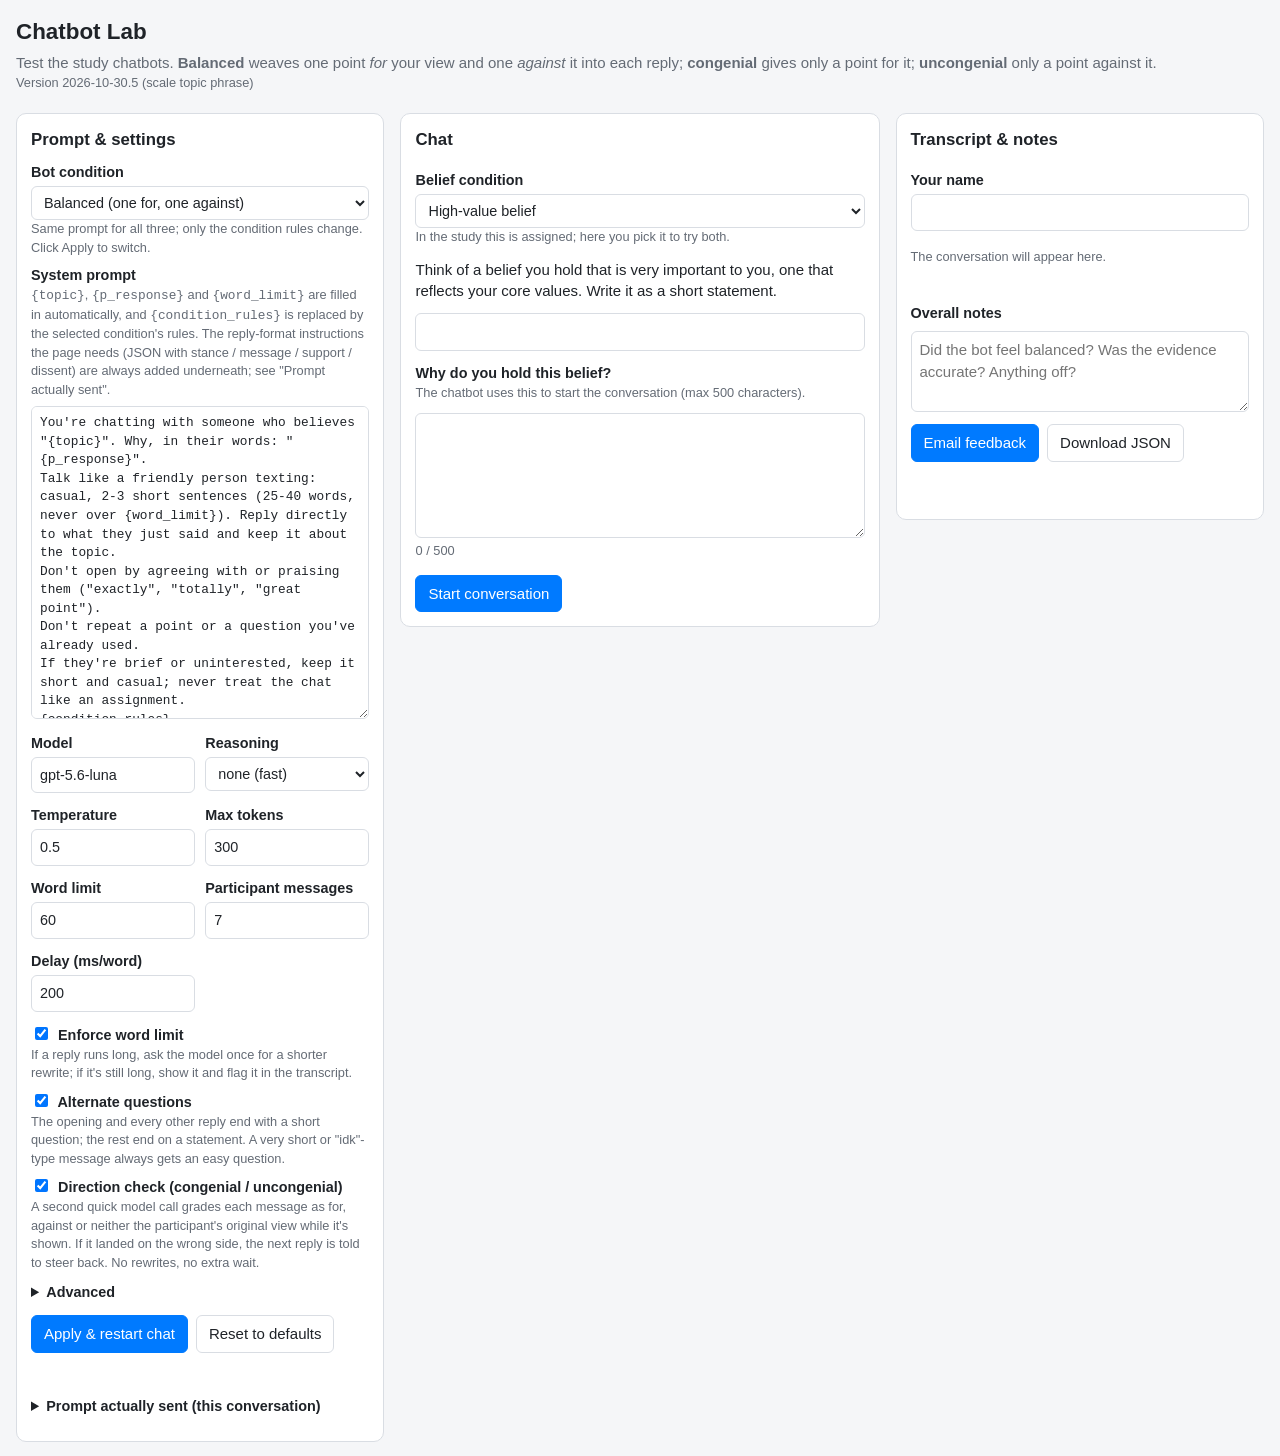
<file: index.html>
<!doctype html>
<!-- When you change any .js/.css file, bump the version in every ?v= link and in the "version" label below, so browsers fetch the new files. -->
<html lang="en">
<head>
  <meta charset="utf-8">
  <meta name="viewport" content="width=device-width, initial-scale=1">
  <title>Chatbot Lab</title>
  <link rel="stylesheet" href="styles.css?v=2026-10-30.5">
</head>
<body>
  <header class="topbar">
    <h1>Chatbot Lab</h1>
    <p>Test the study chatbots. <strong>Balanced</strong> weaves one point <em>for</em> your view and one <em>against</em> it into each reply; <strong>congenial</strong> gives only a point for it; <strong>uncongenial</strong> only a point against it.</p>
    <small class="muted" id="version">Version 2026-10-30.5 (scale topic phrase)</small>
    <span id="mock-badge" class="badge" hidden>Mock mode: no real API calls</span>
  </header>

  <main class="layout">
    <!-- LEFT: prompt + settings -->
    <section class="panel" id="settings-panel" aria-labelledby="settings-title">
      <h2 id="settings-title">Prompt &amp; settings</h2>
      <form id="settings-form">
        <label>Bot condition
          <select name="condition">
            <option value="balanced">Balanced (one for, one against)</option>
            <option value="congenial">Congenial (supports their original view)</option>
            <option value="uncongenial">Uncongenial (challenges their original view)</option>
          </select>
          <small>Same prompt for all three; only the condition rules change. Click Apply to switch.</small>
        </label>
        <label for="s-prompt_template">System prompt
          <small><code>{topic}</code>, <code>{p_response}</code> and <code>{word_limit}</code> are filled in automatically, and <code>{condition_rules}</code> is replaced by the selected condition's rules. The reply-format instructions the page needs (JSON with stance / message / support / dissent) are always added underneath; see "Prompt actually sent".</small>
        </label>
        <textarea id="s-prompt_template" name="prompt_template" rows="16" spellcheck="false"></textarea>

        <div class="grid2">
          <label>Model <input name="model" type="text"></label>
          <label>Reasoning
            <select name="reasoning_effort">
              <option value="none">none (fast)</option>
              <option value="low">low</option>
              <option value="medium">medium</option>
            </select>
          </label>
          <label>Temperature <input name="temperature" type="number" min="0" max="2" step="0.1"></label>
          <label>Max tokens <input name="max_tokens" type="number" min="50" step="10"></label>
          <label>Word limit <input name="word_limit" type="number" min="10" step="5"></label>
          <label>Participant messages <input name="max_messages" type="number" min="2" max="20"></label>
          <label>Delay (ms/word) <input name="delay_ms_per_word" type="number" min="0" step="50"></label>
        </div>
        <label class="check"><input type="checkbox" name="enforce_word_limit"> Enforce word limit
          <small>If a reply runs long, ask the model once for a shorter rewrite; if it's still long, show it and flag it in the transcript.</small>
        </label>
        <label class="check"><input type="checkbox" name="alternate_questions"> Alternate questions
          <small>The opening and every other reply end with a short question; the rest end on a statement. A very short or "idk"-type message always gets an easy question.</small>
        </label>
        <label class="check"><input type="checkbox" name="direction_check"> Direction check (congenial / uncongenial)
          <small>A second quick model call grades each message as for, against or neither the participant's original view while it's shown. If it landed on the wrong side, the next reply is told to steer back. No rewrites, no extra wait.</small>
        </label>

        <details>
          <summary>Advanced</summary>
          <label>Proxy URL <input name="proxy_url" type="url"></label>
          <label>High-value belief prompt <textarea name="high_value_prompt" rows="3"></textarea></label>
          <label>Low-value belief prompt <textarea name="low_value_prompt" rows="3"></textarea></label>
          <label>Opening-turn instruction <textarea name="opening_template" rows="4" spellcheck="false"></textarea></label>
        </details>

        <div class="row">
          <button type="submit" class="primary">Apply &amp; restart chat</button>
          <button type="button" id="reset-settings">Reset to defaults</button>
        </div>
        <p id="settings-status" class="status" role="status"></p>
      </form>

      <details id="sent-prompt-box">
        <summary>Prompt actually sent (this conversation)</summary>
        <pre id="sent-prompt"></pre>
      </details>
    </section>

    <!-- MIDDLE: chat -->
    <section class="panel" id="chat-panel" aria-labelledby="chat-title">
      <h2 id="chat-title">Chat</h2>

      <form id="setup-form" class="card">
        <label for="value-cond">Belief condition
          <select id="value-cond">
            <option value="high">High-value belief</option>
            <option value="low">Low-value belief</option>
          </select>
          <small>In the study this is assigned; here you pick it to try both.</small>
        </label>
        <p id="belief-prompt" class="belief-prompt"></p>
        <input id="belief" type="text" maxlength="200" required aria-labelledby="belief-prompt">
        <label for="p-response">Why do you hold this belief?
          <small>The chatbot uses this to start the conversation (max 500 characters).</small>
        </label>
        <textarea id="p-response" rows="5" maxlength="500" required></textarea>
        <small id="char-count" class="muted">0 / 500</small>
        <button type="submit" class="primary">Start conversation</button>
      </form>

      <div id="chat-area" hidden>
        <p class="topic-line"><strong>Belief:</strong> <span id="topic-shown"></span><br>
          <strong>Scale topic:</strong> <span id="phrase-shown">…</span> <small class="muted">(piped into the intellectual humility items: "My views about ___ …")</small></p>
        <div id="chat-error" class="error-box" role="alert" hidden></div>
        <div id="chat-container">
          <div id="chat-history-1"></div>
          <div id="chat-input">
            <textarea rows="1" placeholder="Type your message here..." id="message-input-1" autocomplete="off"></textarea>
            <button id="send-button-1">Send</button>
          </div>
        </div>
        <button type="button" id="new-chat">New conversation</button>
      </div>
    </section>

    <!-- RIGHT: feedback -->
    <section class="panel" id="feedback-panel" aria-labelledby="feedback-title">
      <h2 id="feedback-title">Transcript &amp; notes</h2>
      <label>Your name <input id="tester-name" type="text" autocomplete="name"></label>
      <p class="muted" id="feedback-empty">The conversation will appear here.</p>
      <ol id="turn-feedback"></ol>
      <label for="overall-notes">Overall notes</label>
      <textarea id="overall-notes" rows="3" placeholder="Did the bot feel balanced? Was the evidence accurate? Anything off?"></textarea>
      <div class="row">
        <button type="button" id="email-feedback" class="primary">Email feedback</button>
        <button type="button" id="download-json">Download JSON</button>
      </div>
      <p id="email-status" class="status" role="status"></p>
    </section>
  </main>

  <script src="config.js?v=2026-10-30.5"></script>
  <script src="chat-core.js?v=2026-10-30.5"></script>
  <script src="app.js?v=2026-10-30.5"></script>
</body>
</html>
</file>
<file: styles.css>
:root {
  --bg: #f5f6f8;
  --panel: #ffffff;
  --text: #1f2328;
  --muted: #646b75;
  --border: #d9dde3;
  --accent: #007aff;
  --accent-hover: #0066cc;
  --bot-bg: #f2f2f2;
  --bot-text: #333333;
  --good: #1a7f37;
  --bad: #c62828;
  --error-bg: #fdecea;
}

@media (prefers-color-scheme: dark) {
  :root:not([data-theme="light"]) {
    --bg: #15171a;
    --panel: #1e2125;
    --text: #e6e8eb;
    --muted: #9aa1aa;
    --border: #353a41;
    --bot-bg: #2b2f35;
    --bot-text: #e6e8eb;
    --good: #4cc26a;
    --bad: #ef6b6b;
    --error-bg: #3a2020;
  }
}

* { box-sizing: border-box; }
[hidden] { display: none !important; }

body {
  margin: 0;
  background: var(--bg);
  color: var(--text);
  font-family: -apple-system, BlinkMacSystemFont, "Segoe UI", Helvetica, Arial, sans-serif;
  font-size: 15px;
  line-height: 1.45;
}

.topbar { padding: 16px 16px 4px; max-width: 1600px; margin: 0 auto; }
.topbar h1 { margin: 0 0 4px; font-size: 1.4rem; }
.topbar p { margin: 0; color: var(--muted); }
.badge { display: inline-block; margin-top: 6px; padding: 2px 8px; border-radius: 999px; background: #ffe8a3; color: #5c4400; font-size: 0.8rem; }

.layout {
  display: grid;
  grid-template-columns: minmax(280px, 1fr) minmax(340px, 1.3fr) minmax(280px, 1fr);
  gap: 16px;
  padding: 16px;
  max-width: 1600px;
  margin: 0 auto;
  align-items: start;
}
@media (max-width: 1100px) {
  .layout { grid-template-columns: 1fr; }
  #chat-panel { order: -1; }
}

.panel {
  background: var(--panel);
  border: 1px solid var(--border);
  border-radius: 10px;
  padding: 14px;
  min-width: 0;
}
.panel h2 { margin: 0 0 10px; font-size: 1.05rem; }

label { display: block; margin: 8px 0 4px; font-weight: 600; font-size: 0.9rem; }
label small, .muted { display: block; font-weight: 400; color: var(--muted); font-size: 0.8rem; }
input[type="text"], input[type="number"], input[type="url"], select, textarea {
  width: 100%;
  padding: 7px 8px;
  margin-top: 3px;
  border: 1px solid var(--border);
  border-radius: 6px;
  background: var(--panel);
  color: var(--text);
  font: inherit;
  font-weight: 400;
}
textarea { resize: vertical; }
#s-prompt_template, textarea[name="opening_template"] { font-family: ui-monospace, Menlo, Consolas, monospace; font-size: 0.8rem; }
label.check input { margin-right: 6px; }
.grid2 { display: grid; grid-template-columns: 1fr 1fr; gap: 0 10px; }
details { margin: 10px 0; }
summary { cursor: pointer; font-weight: 600; font-size: 0.9rem; }
pre { white-space: pre-wrap; word-break: break-word; font-size: 0.78rem; background: var(--bg); padding: 8px; border-radius: 6px; }

button {
  font: inherit;
  padding: 7px 12px;
  border-radius: 6px;
  border: 1px solid var(--border);
  background: var(--panel);
  color: var(--text);
  cursor: pointer;
}
button.primary { background: var(--accent); border-color: var(--accent); color: #fff; }
button.primary:hover { background: var(--accent-hover); }
button:disabled { opacity: 0.55; cursor: not-allowed; }
.row { display: flex; flex-wrap: wrap; gap: 8px; margin-top: 12px; }
.status { min-height: 1.2em; font-size: 0.85rem; color: var(--muted); }
.status.ok { color: var(--good); }
.status.err { color: var(--bad); }

.card { display: flex; flex-direction: column; gap: 4px; }
.card button { margin-top: 10px; align-self: flex-start; }
.error-box { margin: 0 0 8px; padding: 8px 10px; border-radius: 6px; background: var(--error-bg); color: var(--text); font-size: 0.85rem; }
.error-box code { word-break: break-word; }
.topic-line { margin: 0 0 8px; font-size: 0.9rem; }
.belief-prompt { margin: 4px 0; }
#new-chat { margin-top: 10px; }

/* Chat: same structure and look as the Qualtrics question */
#chat-container {
  width: 100%;
  height: 70vh;
  max-height: 640px;
  min-height: 380px;
  border: 1px solid var(--border);
  border-radius: 10px;
  overflow: hidden;
  display: flex;
  flex-direction: column;
  font-size: 16px;
}
#chat-history-1 { flex: 1; overflow-y: auto; padding: 10px; }
.message { display: flex; flex-direction: column; margin: 10px 0; white-space: pre-wrap; }
.user-message, .bot-message {
  max-width: 80%;
  padding: 0.5rem 0.875rem;
  line-height: 1.5;
  word-wrap: break-word;
  width: fit-content;
}
.user-message { margin-left: auto; border-radius: 12px 12px 0 12px; background: var(--accent); color: #fff; }
.user-message.failed { opacity: 0.55; }
.bot-message { border-radius: 12px 12px 12px 0; background: var(--bot-bg); color: var(--bot-text); }
.bot-message.typing { font-style: italic; color: var(--muted); }
.bot-message.error { background: var(--error-bg); }
#chat-input { display: flex; align-items: flex-end; gap: 8px; padding: 10px; border-top: 1px solid var(--border); }
#message-input-1 {
  flex: 1;
  margin: 0;
  font-size: 16px;
  line-height: 1.4;
  resize: none;
  overflow-y: auto;
  max-height: calc(6 * 1.4em + 16px); /* grows to about 6 lines, then scrolls */
}
#send-button-1 { background: var(--accent); border: none; color: #fff; }

/* Feedback cards */
#turn-feedback { list-style: none; padding: 0 4px 0 0; margin: 8px 0; display: flex; flex-direction: column; gap: 6px; }

/* Feedback column: fixed to the viewport height; the list of replies scrolls
   while name, overall notes and the Email button stay visible. */
#feedback-panel { display: flex; flex-direction: column; }
#turn-feedback { overflow-y: auto; min-height: 0; flex: 1 1 auto; }
@media (min-width: 1101px) {
  #feedback-panel { position: sticky; top: 16px; max-height: calc(100vh - 32px); }
}
@media (max-width: 1100px) {
  #turn-feedback { max-height: 60vh; }
}
#turn-feedback li { font-size: 0.85rem; line-height: 1.45; padding: 6px 8px; border-radius: 6px; white-space: pre-wrap; flex-shrink: 0; }
#turn-feedback .tx-you { background: var(--bg); }
#turn-feedback .tx-bot { border: 1px solid var(--border); }
#turn-feedback .tx-meta { margin-top: 2px; font-size: 0.75rem; color: var(--muted); }
</file>
